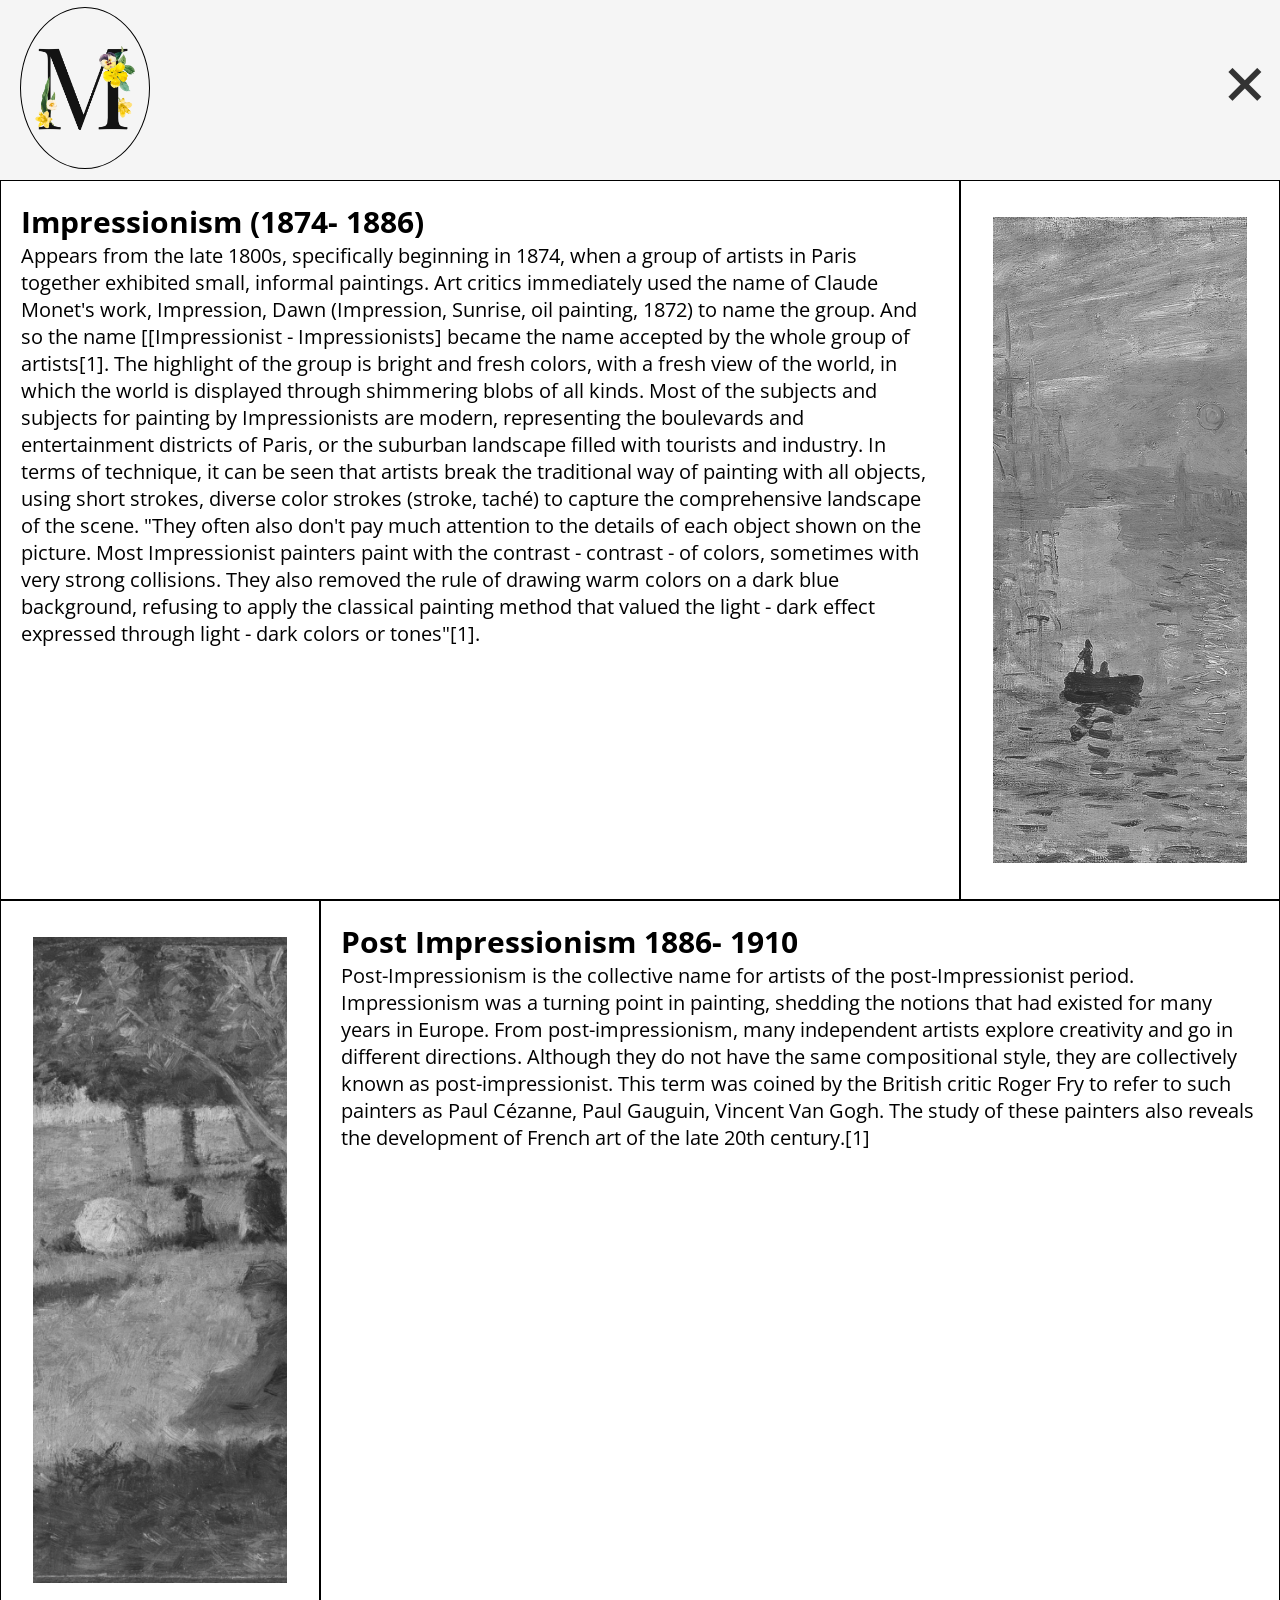
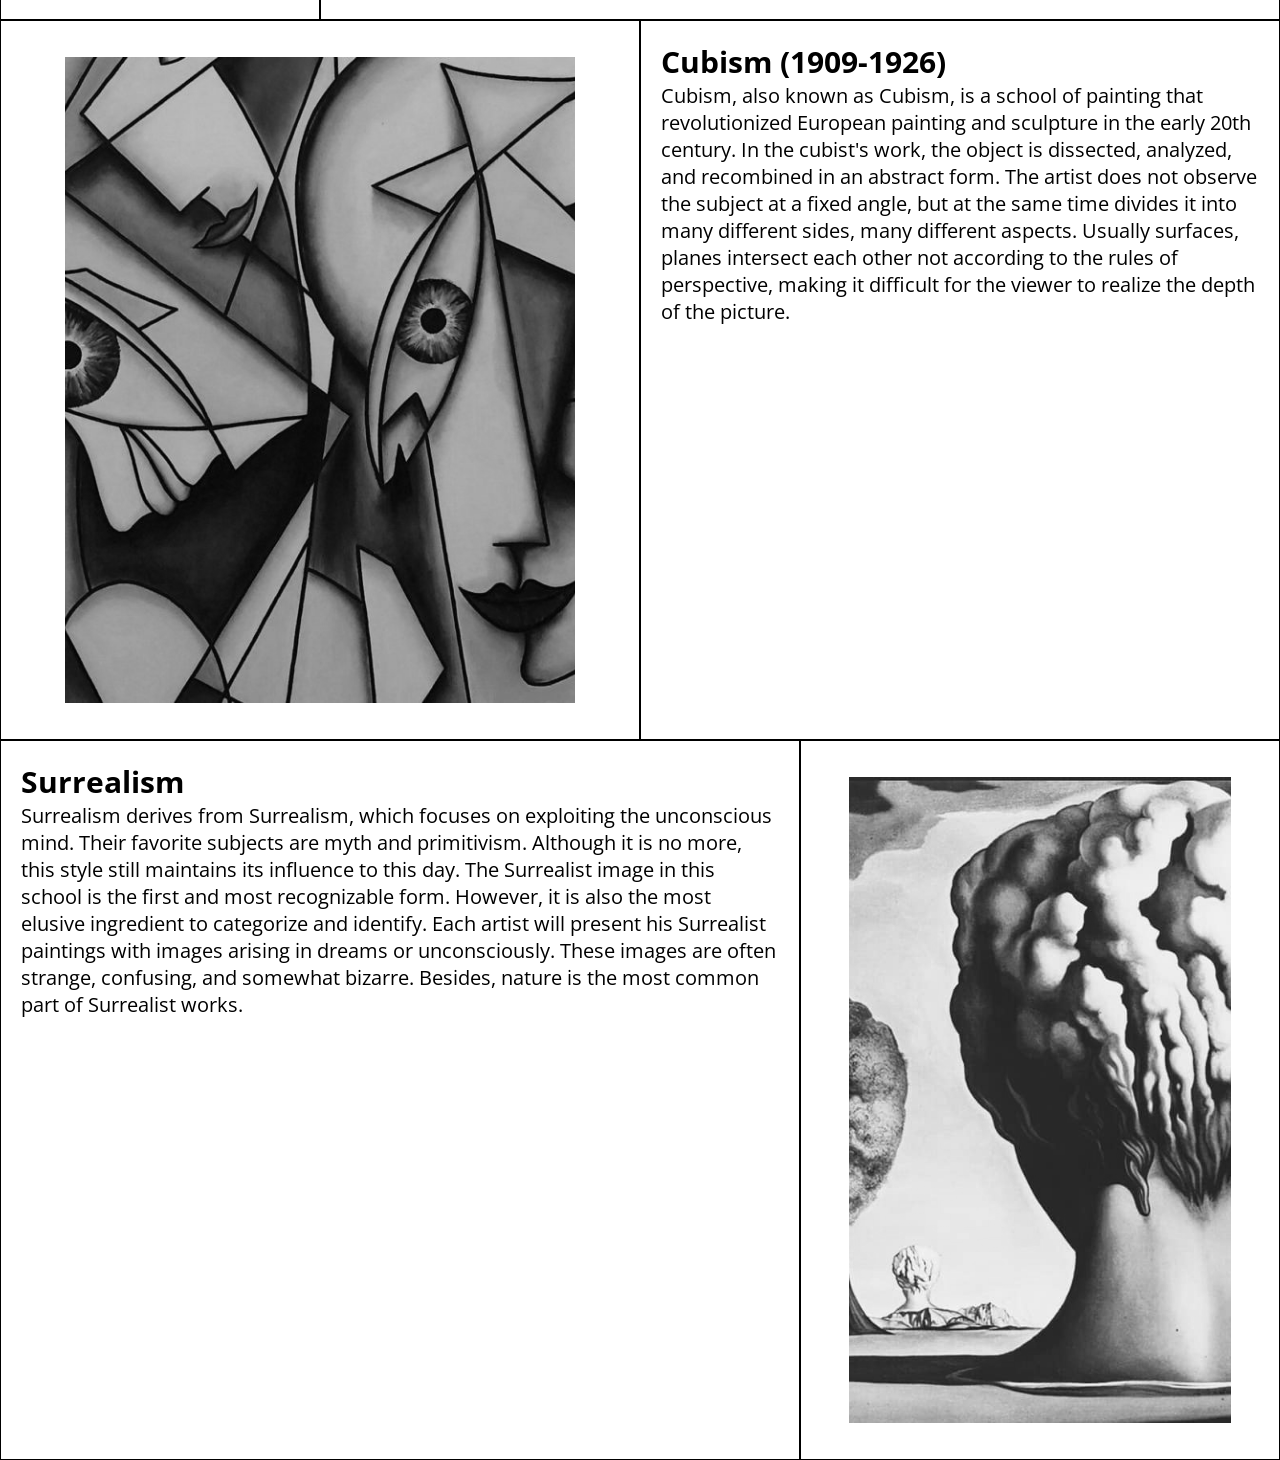
<file: Final-Poject/artism.html>
<!DOCTYPE html>
<html lang="en">
<head>
    <meta charset="UTF-8">
    <meta http-equiv="X-UA-Compatible" content="IE=edge">
    <meta name="viewport" content="width=device-width, initial-scale=1.0">
    <title>Artism</title>
    <link data-n-head="ssr" rel="icon" type="image/png" sizes="auto" href="./image/logo-icon.png">
    <link href='https://unpkg.com/boxicons@2.1.1/css/boxicons.min.css' rel='stylesheet'>

</head>

<style>
    @import url('https://fonts.googleapis.com/css2?family=Be+Vietnam+Pro:wght@600&family=Comforter&family=Dongle:wght@300&family=Love+Light&family=Merriweather+Sans:wght@700&family=Open+Sans:wght@300&family=PT+Serif&family=Pacifico&family=Poppins&family=Redressed&family=Roboto+Serif:ital,wght@1,100&family=Shizuru&family=Smooch+Sans:wght@500&display=swap');
    *{
        margin: 0;
        padding: 0;
       box-sizing: border-box;
    }
    .container {
    max-width: 1440;
}
.header-intro {
    width: 100%;
    height: 20vh;
    background-color: whitesmoke;
    display: flex;
    justify-content: end;
    align-items: center;
    font-size: 70px;
    position: relative;
}
.header-intro a {
    color: #333;
}
.bx-x {
    transition: .2s linear;
}
.bx-x:hover {
color: rgb(251, 47, 47);
    transition: .2s linear;
}
.logo-tab {
    width: 130px;
    height: 18vh;
    position: absolute;
    background-position: center;
    background-size: cover;
    top: 7px;
    left: 20px;
    background-color:whitesmoke;
    display: flex;
    justify-content: center;
    align-items: center;
    border-radius: 50%;
border: 1px solid black;
}
.logo-tab img {
    width: 100px;
}
.main-detail-Im ,.main-detail-Im1910 ,  .main-detail-cubsim , .main-detail-sur {
    height: 80vh;
    display: grid;
grid-template-columns: 1.5fr 0.5fr;
justify-content: center;
align-items: center;
}
.main-detail-cubsim {
    grid-template-columns: 1fr 1fr;
}
.main-detail-sur {
    grid-template-columns: 1.25fr 0.75fr;
}
.main-content-im ,.main-content-im1910 ,.main-content-cubsim , .main-content-sur{
     width: 100%;
     height: 100%;
     border: 1px solid black;
padding: 20px;
    }
    .main-content-im h1 ,.main-content-im1910 h1 ,.main-content-cubsim h1 , .main-content-sur h1{
        font-size: 30px;
        font-family: 'Open Sans', sans-serif;
    }
    .main-content-im p ,.main-content-im1910 p , .main-content-cubsim p ,  .main-content-sur p{
        font-family: 'Open Sans', sans-serif;
        font-size: 20px;
    }
.main-photo-im {
    display: flex;
    justify-content: center;
    align-items: center;
    width: 100%;
    height: 100%;
    border: 1px solid black;

}
.main-photo-im img {
width: 80%;
height: 90%;
filter: grayscale(100%);
transition: 0.2s linear;
object-fit: cover;
object-position :center ;
}
.main-photo-im img:hover {
    transition: .2s linear;
    filter: grayscale(0%);
}
.main-detail-Im1910 {
    display: grid;
grid-template-columns: 0.5fr 1.5fr;
justify-content: center;
align-items: center;
}
@media only screen and (max-width: 849px) { 

.logo-tab img {
        width: 70px;
    }
    .logo-tab {
        width: 100px;
        height: 17vh;
        top: 10px;
    }
    .main-detail-Im, .main-detail-Im1910, .main-detail-cubsim, .main-detail-sur {
        height: fit-content;
        display: flex;
        justify-content: center;
        align-items: center;
        flex-direction: column;
    }
    .main-detail-Im , .main-detail-sur{
        flex-direction: column-reverse;
    }
    .main-content-im p, .main-content-im1910 p, .main-content-cubsim p, .main-content-sur p {
        font-size: 15px;
    }

.main-content-im h1, .main-content-im1910 h1, .main-content-cubsim h1, .main-content-sur h1 {
    font-size: 15px;
}
.main-content-im, .main-content-im1910, .main-content-cubsim, .main-content-sur {
border-top: none;
border-bottom: none;
}
.main-photo-im img {
    width: 100%;
height: 100%;

}
}
</style>
<body>
    <div class="container">
        <div class="header-intro">
            <div class="logo-tab">
<img src="./image/logo-icon.png" alt="">
            </div>
            <a href="./main.html"> <i class='bx bx-x'></i></a> 
          </div>

<div class="main-detail">
    <div class="main-detail-Im">
<div class="main-content-im">
  
  
  <h1>Impressionism (1874- 1886)</h1>
    <p>Appears from the late 1800s, specifically beginning in 1874, when a group of artists in Paris together exhibited small, informal paintings. Art critics immediately used the name of Claude Monet's work, Impression, Dawn (Impression, Sunrise, oil painting, 1872) to name the group. And so the name [[Impressionist - Impressionists] became the name accepted by the whole group of artists[1].

        The highlight of the group is bright and fresh colors, with a fresh view of the world, in which the world is displayed through shimmering blobs of all kinds.
        
        Most of the subjects and subjects for painting by Impressionists are modern, representing the boulevards and entertainment districts of Paris, or the suburban landscape filled with tourists and industry.
        
        In terms of technique, it can be seen that artists break the traditional way of painting with all objects, using short strokes, diverse color strokes (stroke, taché) to capture the comprehensive landscape of the scene. "They often also don't pay much attention to the details of each object shown on the picture. Most Impressionist painters paint with the contrast - contrast - of colors, sometimes with very strong collisions. They also removed the rule of drawing warm colors on a dark blue background, refusing to apply the classical painting method that valued the light - dark effect expressed through light - dark colors or tones"[1].</p>
</div>
<div class="main-photo-im">
    <img src="./image/im-photo.jpg" alt="">
</div>
    </div>


    <div class="main-detail-Im1910">
        <div class="main-photo-im">
            <img src="./image/hau-im.jpg" alt="">
        </div>
        <div class="main-content-im1910">
          
          
          <h1>Post Impressionism 1886- 1910</h1>
          <p>Post-Impressionism is the collective name for artists of the post-Impressionist period. Impressionism was a turning point in painting, shedding the notions that had existed for many years in Europe. From post-impressionism, many independent artists explore creativity and go in different directions. Although they do not have the same compositional style, they are collectively known as post-impressionist. This term was coined by the British critic Roger Fry to refer to such painters as Paul Cézanne, Paul Gauguin, Vincent Van Gogh. The study of these painters also reveals the development of French art of the late 20th century.[1]</p>
        </div>
      
            </div> 

            <div class="main-detail-cubsim">
                <div class="main-photo-im">
                    <img src="./image/cubism.jpg" alt="">
                </div>
                <div class="main-content-cubsim">
                  
                  
                  <h1>Cubism (1909-1926)</h1>
                  <p>Cubism, also known as Cubism, is a school of painting that revolutionized European painting and sculpture in the early 20th century.

                    In the cubist's work, the object is dissected, analyzed, and recombined in an abstract form. The artist does not observe the subject at a fixed angle, but at the same time divides it into many different sides, many different aspects. Usually surfaces, planes intersect each other not according to the rules of perspective, making it difficult for the viewer to realize the depth of the picture.</p>
                </div>
              
                    </div> 



                    <div class="main-detail-sur">
                      
                        <div class="main-content-sur">
                          
                          
                          <h1>Surrealism</h1>
                         <p>Surrealism derives from Surrealism, which focuses on exploiting the unconscious mind. Their favorite subjects are myth and primitivism. Although it is no more, this style still maintains its influence to this day.

                            The Surrealist image in this school is the first and most recognizable form. However, it is also the most elusive ingredient to categorize and identify. Each artist will present his Surrealist paintings with images arising in dreams or unconsciously. These images are often strange, confusing, and somewhat bizarre.
                            
                            Besides, nature is the most common part of Surrealist works.</p>
                      
                            </div> 



                            <div class="main-photo-im">
                                <img src="./image/sieuthuc.jpg" alt="">
                            </div>







</div>



    </div>


</body>
</html>
</file>
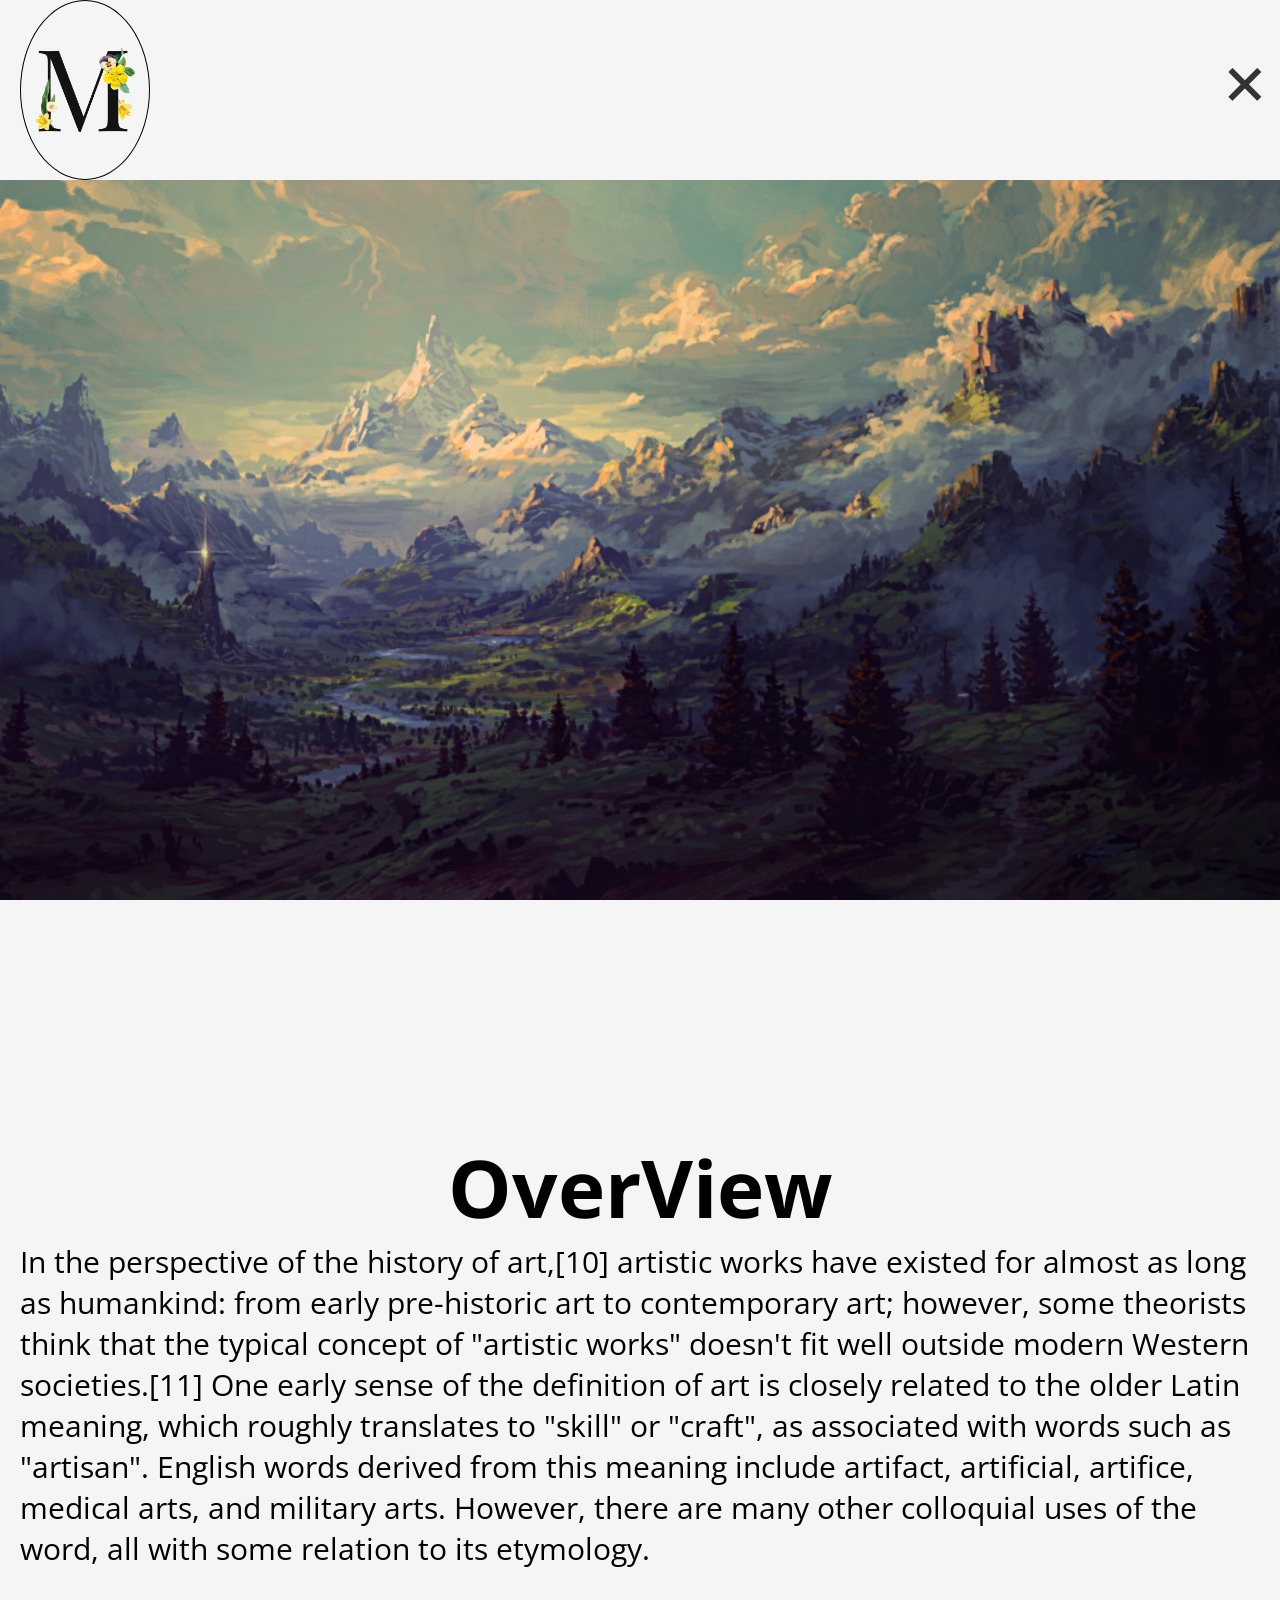
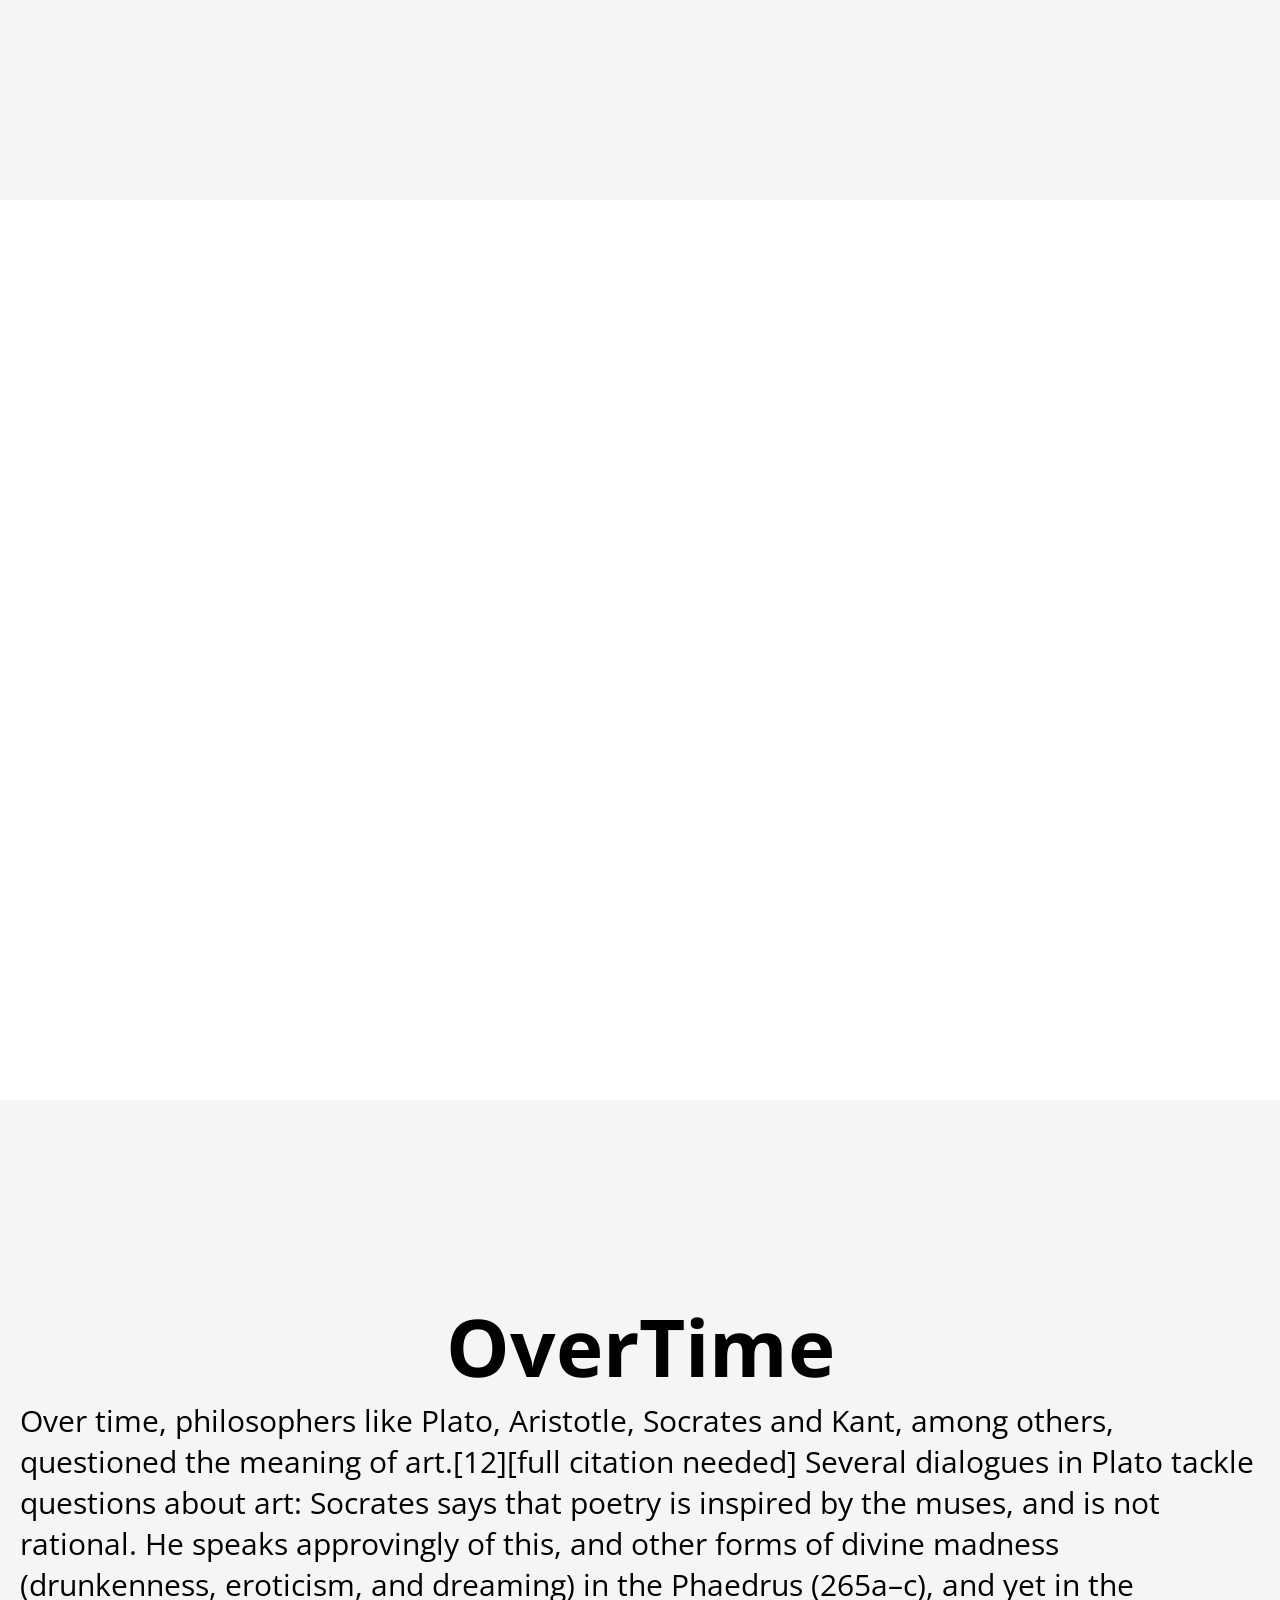
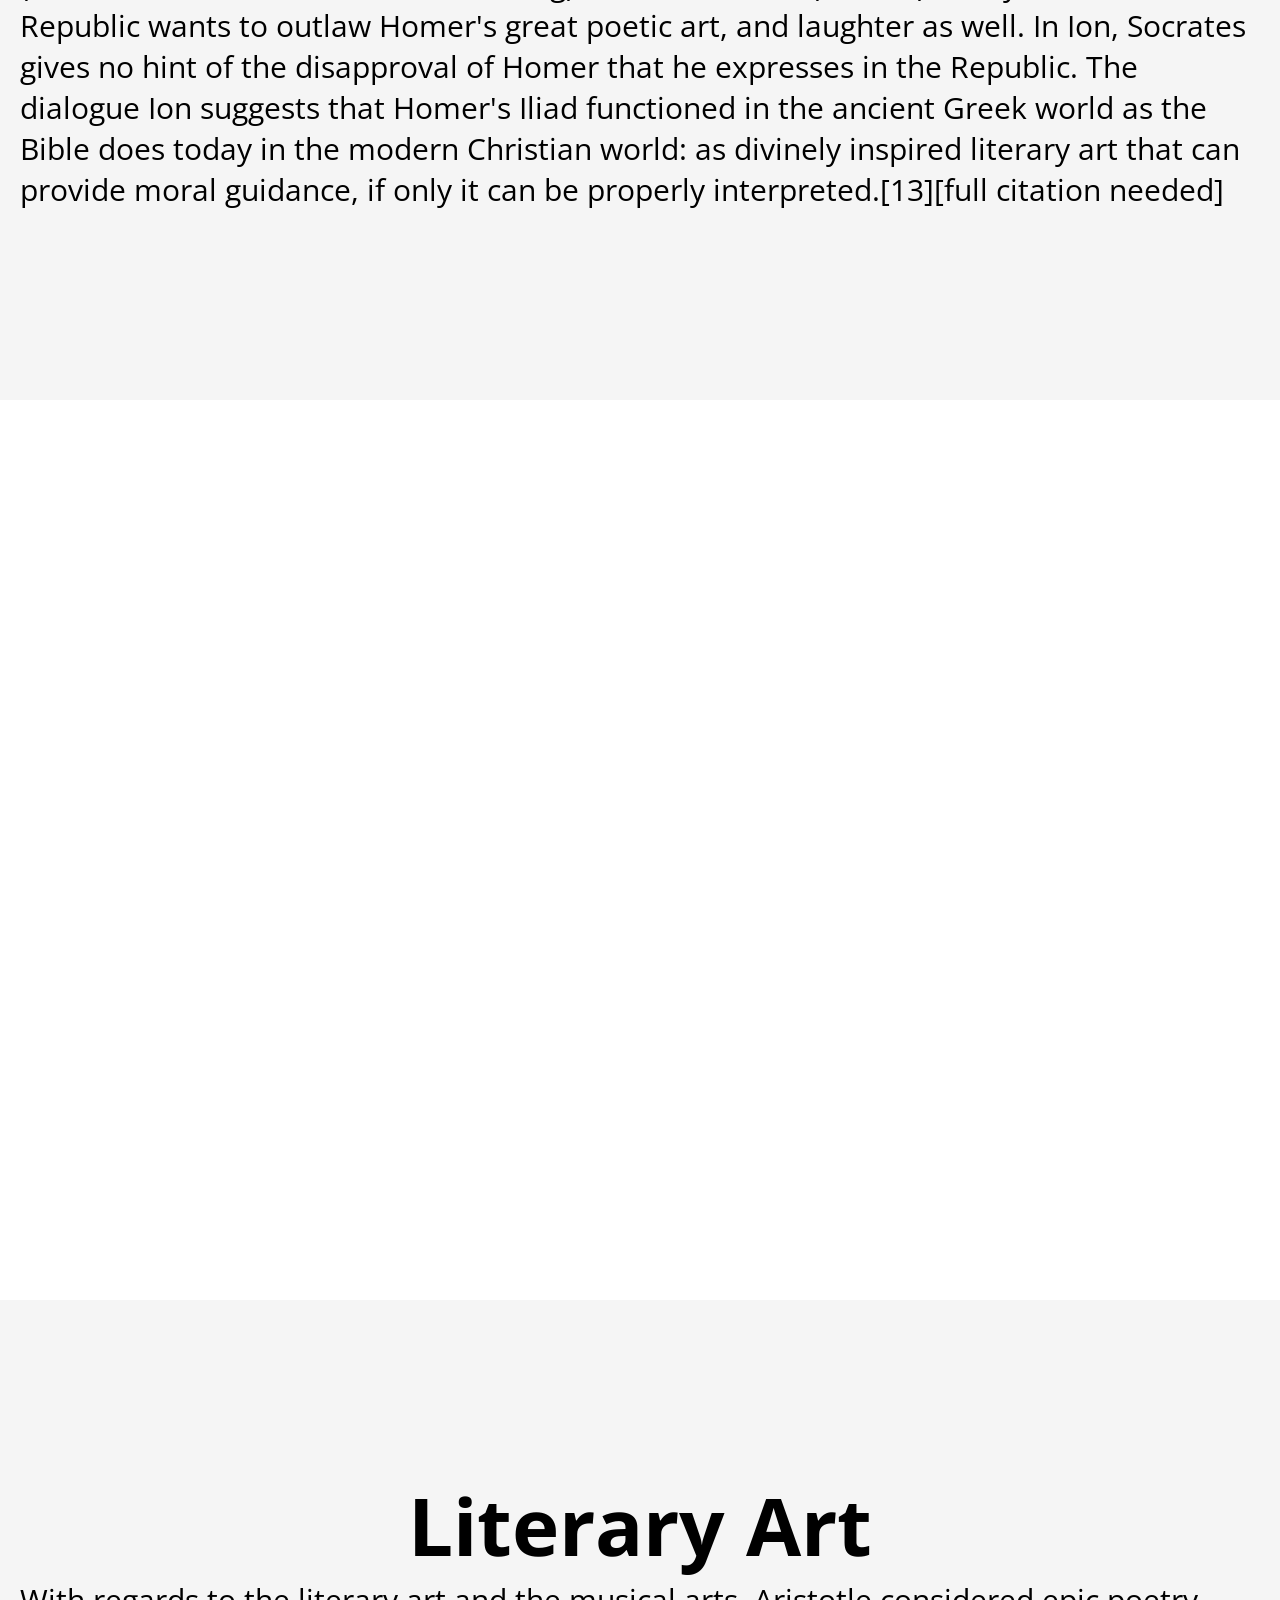
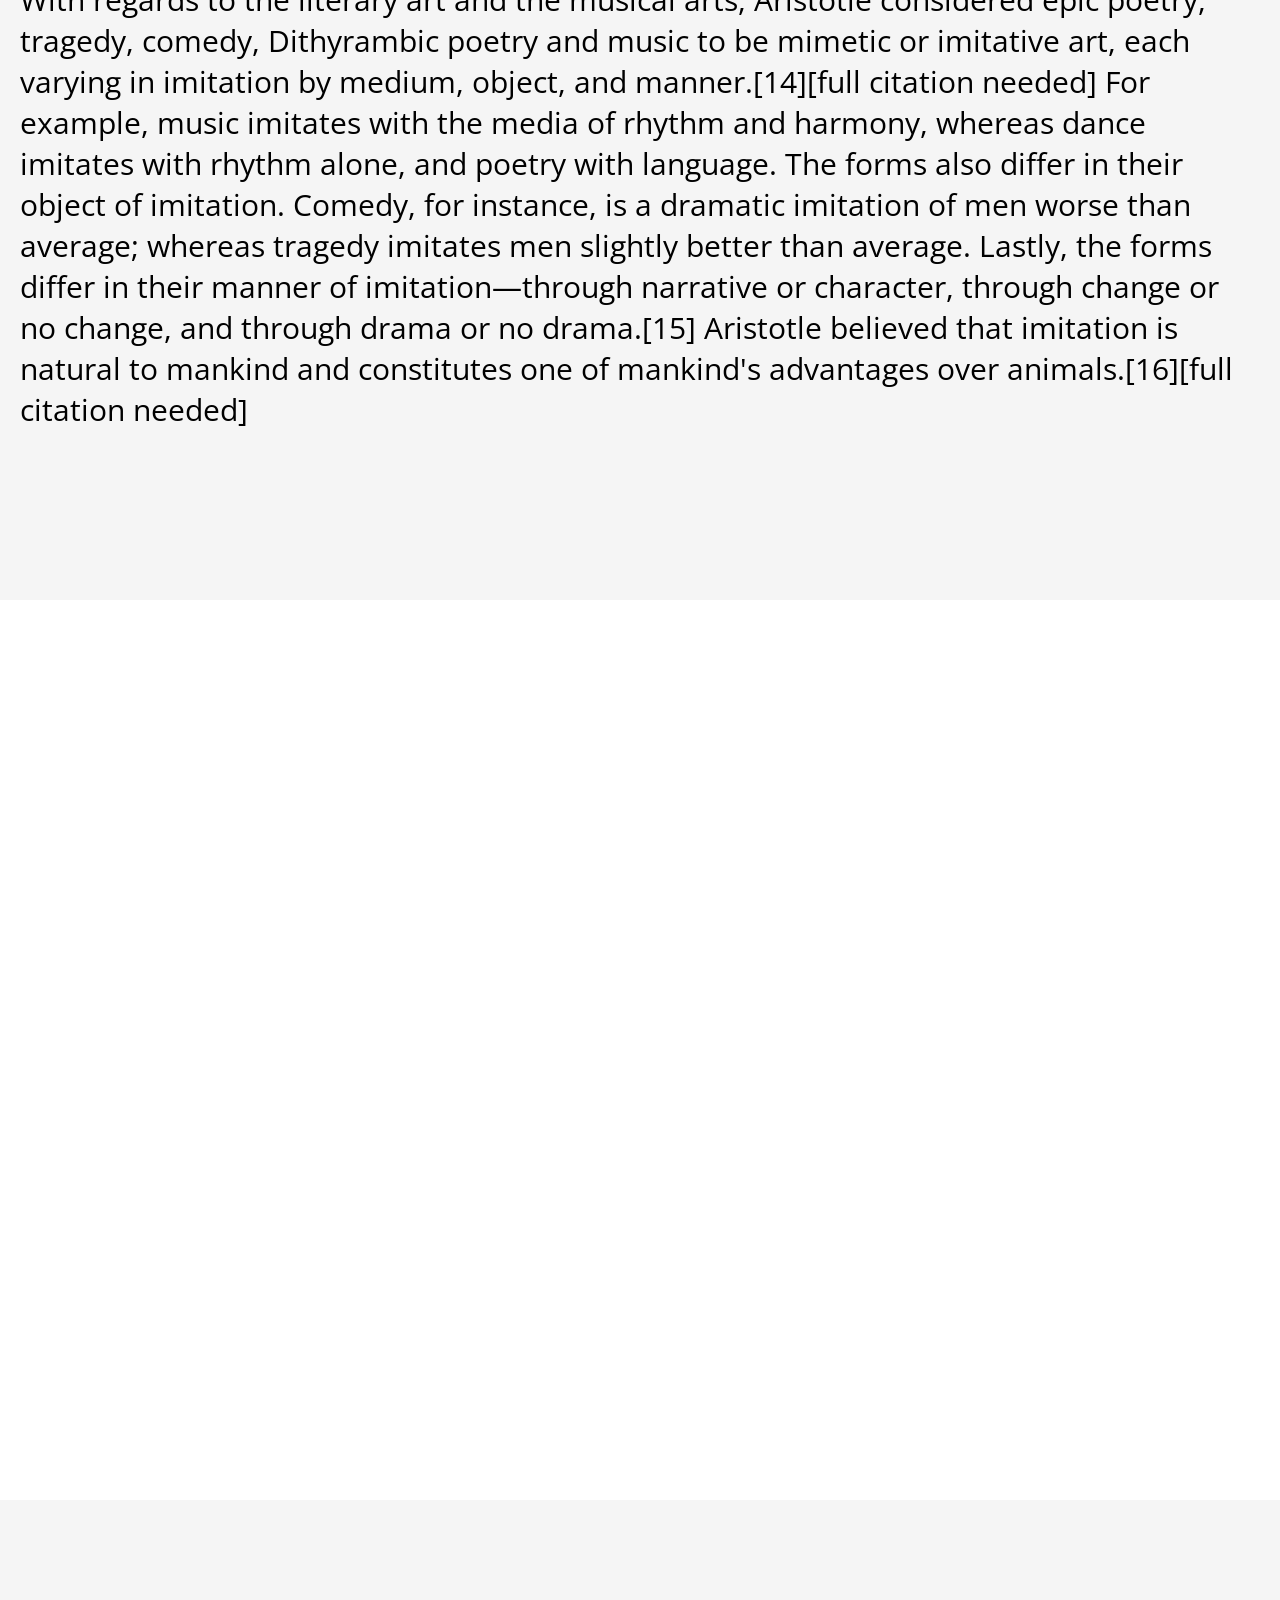
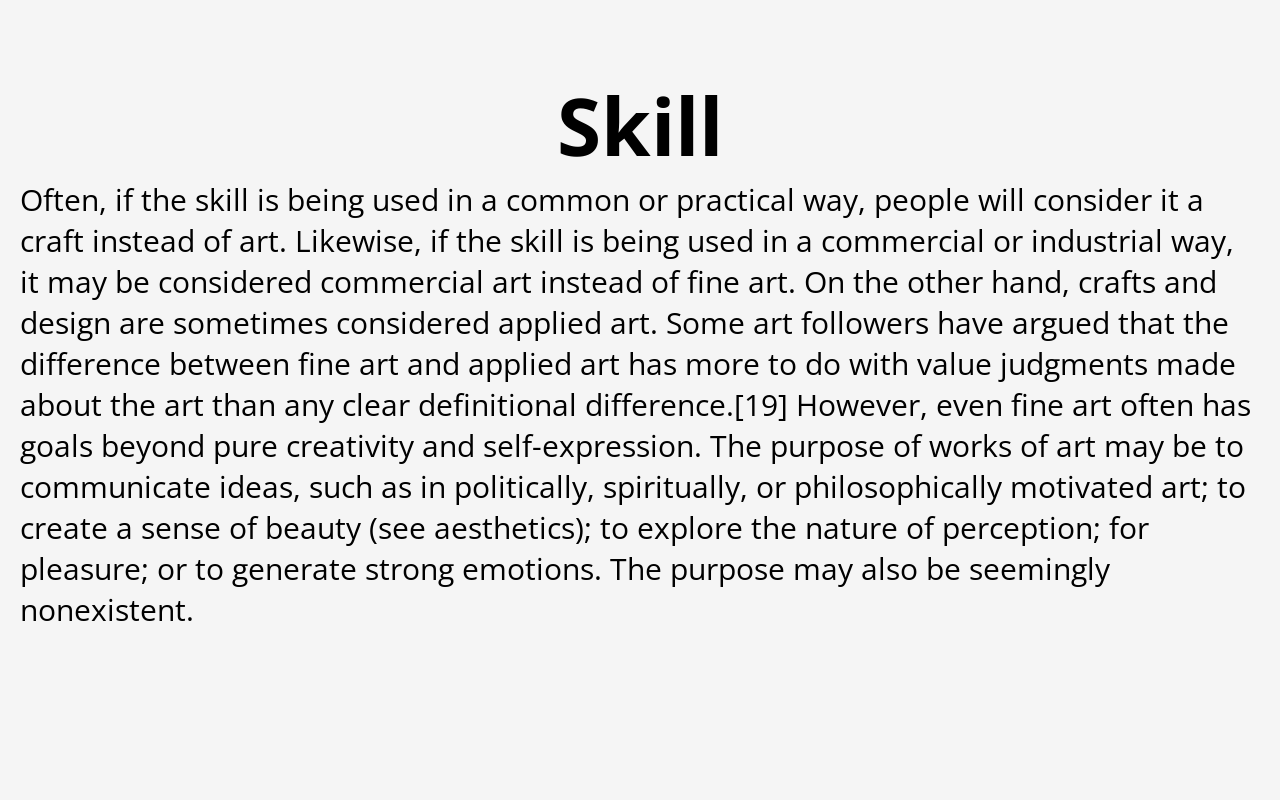
<file: Final-Poject/general.html>
<!DOCTYPE html>
<html lang="en">
<head>
    <meta charset="UTF-8">
    <meta http-equiv="X-UA-Compatible" content="IE=edge">
    <meta name="viewport" content="width=device-width, initial-scale=1.0">
    <title>General</title>
    <link
    href="https://unpkg.com/boxicons@2.1.1/css/boxicons.min.css"
    rel="stylesheet"
  />
    <link data-n-head="ssr" rel="icon" type="image/png" sizes="auto" href="./image/logo-icon.png">
<link rel="stylesheet" href="./general.css">
</head>
<body>
    <div class="container">
<div class="header-intro">
  <div class="logo-tab">
    <img src="./image/logo-icon.png" alt="">
                </div>
  <a href="./main.html"> <i class='bx bx-x'></i></a> 
</div>

<main class="detail">
<div class="photo photo-detail-1"></div>
<div class="detail-photo-1">
  <h1>OverView</h1>
  <p>In the perspective of the history of art,[10] artistic works have existed for almost as long as humankind: from early pre-historic art to contemporary art; however, some theorists think that the typical concept of "artistic works" doesn't fit well outside modern Western societies.[11] One early sense of the definition of art is closely related to the older Latin meaning, which roughly translates to "skill" or "craft", as associated with words such as "artisan". English words derived from this meaning include artifact, artificial, artifice, medical arts, and military arts. However, there are many other colloquial uses of the word, all with some relation to its etymology.</p>
</div>
<div class="photo photo-detail-2"></div>
<div class="detail-photo-2">
  <h1>OverTime</h1>
  <p>Over time, philosophers like Plato, Aristotle, Socrates and Kant, among others, questioned the meaning of art.[12][full citation needed] Several dialogues in Plato tackle questions about art: Socrates says that poetry is inspired by the muses, and is not rational. He speaks approvingly of this, and other forms of divine madness (drunkenness, eroticism, and dreaming) in the Phaedrus (265a–c), and yet in the Republic wants to outlaw Homer's great poetic art, and laughter as well. In Ion, Socrates gives no hint of the disapproval of Homer that he expresses in the Republic. The dialogue Ion suggests that Homer's Iliad functioned in the ancient Greek world as the Bible does today in the modern Christian world: as divinely inspired literary art that can provide moral guidance, if only it can be properly interpreted.[13][full citation needed]</p>
</div>
<div class="photo  photo-detail-3"></div>
<div class="detail-photo-3">
  <h1>Literary Art</h1>
  <p>With regards to the literary art and the musical arts, Aristotle considered epic poetry, tragedy, comedy, Dithyrambic poetry and music to be mimetic or imitative art, each varying in imitation by medium, object, and manner.[14][full citation needed] For example, music imitates with the media of rhythm and harmony, whereas dance imitates with rhythm alone, and poetry with language. The forms also differ in their object of imitation. Comedy, for instance, is a dramatic imitation of men worse than average; whereas tragedy imitates men slightly better than average. Lastly, the forms differ in their manner of imitation—through narrative or character, through change or no change, and through drama or no drama.[15] Aristotle believed that imitation is natural to mankind and constitutes one of mankind's advantages over animals.[16][full citation needed]</p>
</div>
<div class="photo photo-detail-4"></div>
<div class="detail-photo-4">
  <h1>Skill</h1>
  <p>Often, if the skill is being used in a common or practical way, people will consider it a craft instead of art. Likewise, if the skill is being used in a commercial or industrial way, it may be considered commercial art instead of fine art. On the other hand, crafts and design are sometimes considered applied art. Some art followers have argued that the difference between fine art and applied art has more to do with value judgments made about the art than any clear definitional difference.[19] However, even fine art often has goals beyond pure creativity and self-expression. The purpose of works of art may be to communicate ideas, such as in politically, spiritually, or philosophically motivated art; to create a sense of beauty (see aesthetics); to explore the nature of perception; for pleasure; or to generate strong emotions. The purpose may also be seemingly nonexistent.</p>
</div>

</main>


    </div>




</body>
</html>
</file>
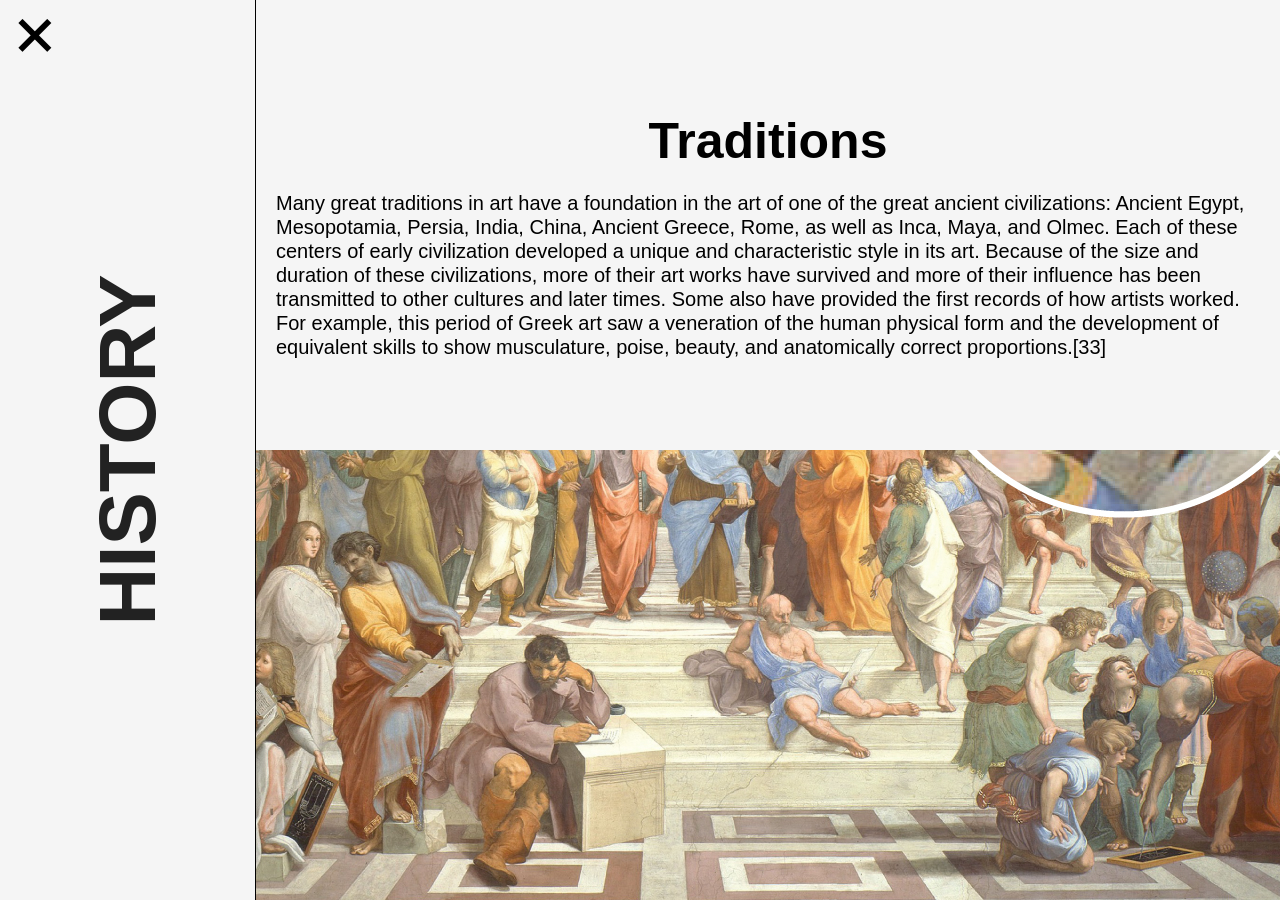
<file: Final-Poject/history.html>
<!DOCTYPE html>
<html lang="en">
<head>
    <meta charset="UTF-8">
    <meta http-equiv="X-UA-Compatible" content="IE=edge">
    <meta name="viewport" content="width=device-width, initial-scale=1.0">
    <title>History</title>
    <link
    href="https://unpkg.com/boxicons@2.1.1/css/boxicons.min.css"
    rel="stylesheet"
  />
  <link data-n-head="ssr" rel="icon" type="image/png" sizes="auto" href="./image/logo-icon.png">
    <link rel="stylesheet" href="./history.css">
</head>
<body>
      <div class="container">
          <div class="themnail-logo">
            <a href="./main.html"> <i class='bx bx-x'></i></a> 
              <h1>HISTORY</h1>
          </div>
          <div class="main-detail">
         
<div class="row row-1">
    <h1>Traditions</h1>
    <p>Many great traditions in art have a foundation in the art of one of the great ancient civilizations: Ancient Egypt, Mesopotamia, Persia, India, China, Ancient Greece, Rome, as well as Inca, Maya, and Olmec. Each of these centers of early civilization developed a unique and characteristic style in its art. Because of the size and duration of these civilizations, more of their art works have survived and more of their influence has been transmitted to other cultures and later times. Some also have provided the first records of how artists worked. For example, this period of Greek art saw a veneration of the human physical form and the development of equivalent skills to show musculature, poise, beauty, and anatomically correct proportions.[33]</p>
</div>
<div class="row-rong"></div>
<div class="row row-2">
    <h1>Byzantine and Medieval </h1>
    <p>In Byzantine and Medieval art of the Western Middle Ages, much art focused on the expression of subjects about Biblical and religious culture, and used styles that showed the higher glory of a heavenly world, such as the use of gold in the background of paintings, or glass in mosaics or windows, which also presented figures in idealized, patterned (flat) forms. Nevertheless, a classical realist tradition persisted in small Byzantine works, and realism steadily grew in the art of Catholic Europe.[34]</p>
</div>
<div class="row-rong"></div>
<div class="row row-3">
    <h1>The western Age of Enlightenment</h1>
    <p>The western Age of Enlightenment in the 18th century saw artistic depictions of physical and rational certainties of the clockwork universe, as well as politically revolutionary visions of a post-monarchist world, such as Blake's portrayal of Newton as a divine geometer,[41] or David's propagandistic paintings. This led to Romantic rejections of this in favor of pictures of the emotional side and individuality of humans, exemplified in the novels of Goethe.</p>
</div>
<div class="row-rong"></div>
<div class="row row-4">
    <h1>Work of Art</h1>
    <p>In The Origin of the Work of Art, Martin Heidegger, a German philosopher and a seminal thinker, describes the essence of art in terms of the concepts of being and truth. He argues that art is not only a way of expressing the element of truth in a culture, but the means of creating it and providing a springboard from which "that which is" can be revealed. Works of art are not merely representations of the way things are, but actually produce a community's shared understanding. Each time a new artwork is added to any culture, the meaning of what it is to exist is inherently changed.</p>
</div>
<div class="row-rong"></div>
          </div>
      </div>
</body>
</html>
</file>
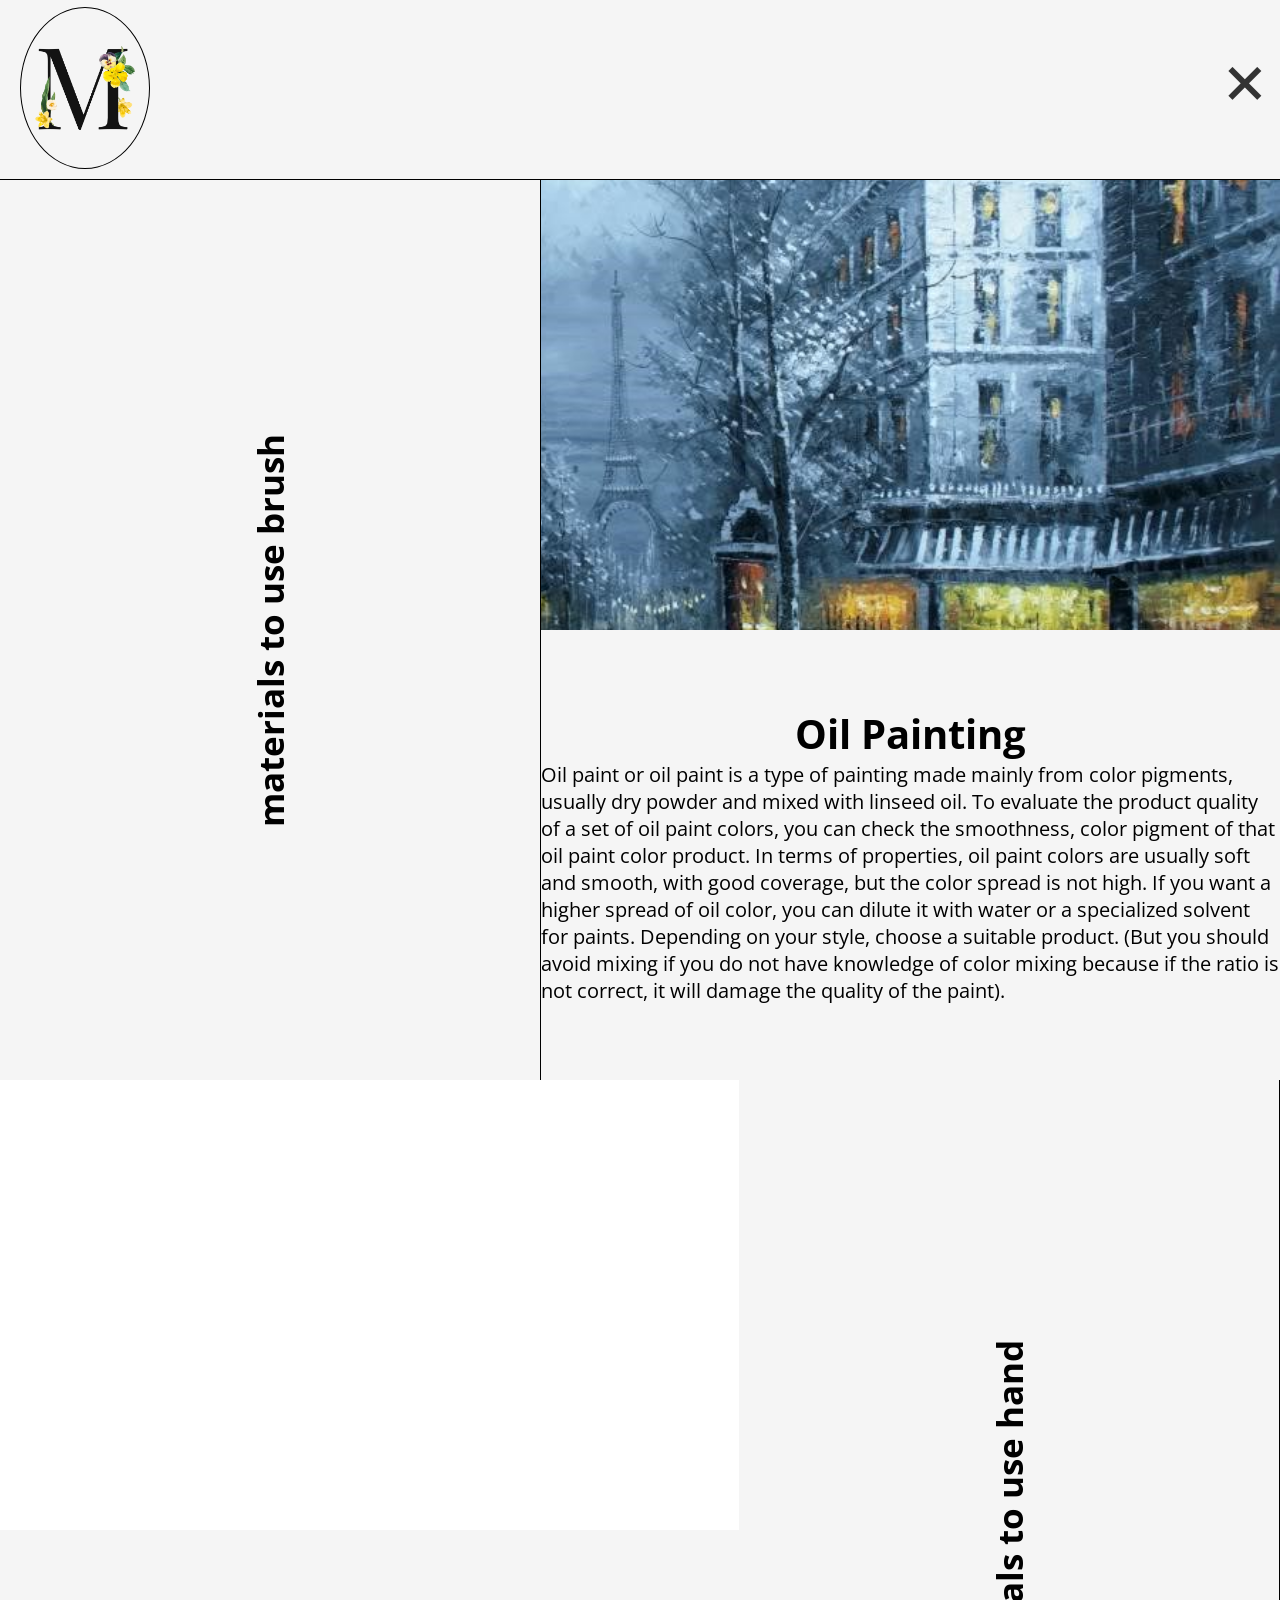
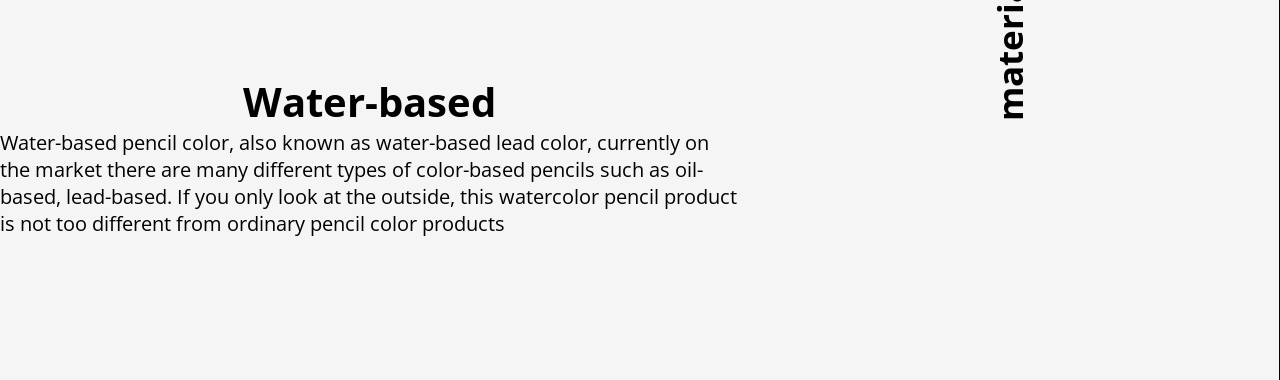
<file: Final-Poject/material.html>
<!DOCTYPE html>
<html lang="en">
<head>
    <meta charset="UTF-8">
    <meta http-equiv="X-UA-Compatible" content="IE=edge">
    <meta name="viewport" content="width=device-width, initial-scale=1.0">
    <title>Material Color</title>
    <link data-n-head="ssr" rel="icon" type="image/png" sizes="auto" href="./image/logo-icon.png">
    <link href='https://unpkg.com/boxicons@2.1.1/css/boxicons.min.css' rel='stylesheet'>

</head>
<body>
    
    <style>
        @import url('https://fonts.googleapis.com/css2?family=Be+Vietnam+Pro:wght@600&family=Comforter&family=Dongle:wght@300&family=Love+Light&family=Merriweather+Sans:wght@700&family=Open+Sans:wght@300&family=PT+Serif&family=Pacifico&family=Poppins&family=Redressed&family=Roboto+Serif:ital,wght@1,100&family=Shizuru&family=Smooch+Sans:wght@500&display=swap');
* {
    padding: 0;
    margin: 0;
    box-sizing: border-box;
}
.container {
    max-width: 1440px;
    height: 100%;
}
.header-intro {
    width: 100%;
    height: 20vh;
    background-color: whitesmoke;
    display: flex;
    justify-content: end;
    align-items: center;
    font-size: 70px;
    position: relative;
    border-bottom: 1px solid black;
}
.header-intro a {
    color: #333;
}
.bx-x {
    transition: .2s linear;
}
.bx-x:hover {
color: rgb(251, 47, 47);
    transition: .2s linear;
}
.logo-tab {
    width: 130px;
    height: 18vh;
    position: absolute;
    background-position: center;
    background-size: cover;
    top: 7px;
    left: 20px;
    background-color:whitesmoke;
    display: flex;
    justify-content: center;
    align-items: center;
    border-radius: 50%;
border: 1px solid black;
}
.logo-tab img {
    width: 100px;
}
.main-detail-dc  , .main-detail-dungtay{
    display: grid;
    grid-template-columns: 0.25fr 1.75fr;
    width: 100%;
    height: 100vh;
}
.main-detail-dungtay {
    grid-template-columns: 1.75fr 0.25fr;
}
.themnail-dc , .themnail-dt {
    width: 100%;
    height: 100%;
    display: flex;
    justify-content: center;
    align-items: center;
    background-color: whitesmoke;
    border-right: 1px solid black;
}
.themnail-dc h1 , .themnail-dt h1 {
    font-size: 2.2rem;
    font-family: 'Open Sans', sans-serif;
width:  60vh;
transform: rotate(270deg);
display: flex;
justify-content: center;
align-items: center;
}
.content-dc , .content-dt {
    width: 100%;
    height: 100%;
    overflow-y: scroll;
}
.content-dt::-webkit-scrollbar {
    width: 0;
}
.content-dc::-webkit-scrollbar {
    width: 0;
}
.detail-photo-sd ,.detail-photo-ar ,.detail-photo-maun , .detail-photo-mauchi, .detail-photo-sap, .detail-photo-da {
    width: 100%;
    height: 50vh;
    background-image: url(./image/tranh-son-dau.jpg);
    background-attachment: fixed;
    background-position: bottom center;
    background-size: cover;
}
.detail-photo-mauchi {
    background-image: url(./image/mau-chi-2.jpg);
    background-position:  center;
}
.detail-photo-sap {
    background-image: url(./image/mau-sap.jpg);
    background-position:  center;
}
.detail-photo-da {
    background-image: url(./image/mau-da.jpg);
    background-position:  center;
}
.detail-photo-ar {
    background-image: url(./image/tranh-tuong-su-dung-son-acrylic-3.jpg);
    background-position:  center;
}
 .detail-photo-maun{
    background-image: url(./image/tranh-mau-nuoc.jpg);
    background-position:  center;
}
.detail-sd , .detail-acrylic , .detail-maun , .detail-mauc , .detail-sap , .detail-da {
    width: 100%;
    height: 50vh;
    display: flex;
    justify-content: center;
    align-items: center;
    flex-direction:column;
    background-color: whitesmoke;
}
.detail-sd h1 , .detail-acrylic h1  , .detail-maun h1, .detail-mauc h1 , .detail-sap  h1 , .detail-da h1 {
    font-size: 40px;
    font-family: 'Open Sans', sans-serif;
}
.detail-sd p, .detail-acrylic p, .detail-maun p  , .detail-mauc p, .detail-sap p, .detail-da p{
    font-size: 20px;
    font-family: 'Open Sans', sans-serif;
} 
@media only screen and (max-width: 849px) { 

.themnail-dc h1, .themnail-dt h1{
    width: 140%;
    font-size: 20px;
}
.logo-tab img {
        width: 70px;
    }
    .logo-tab {
        width: 100px;
        height: 17vh;
        top: 10px;
    }
    .detail-sd p, .detail-acrylic p, .detail-maun p, .detail-mauc p, .detail-sap p, .detail-da p {
        font-size: 15px;
    }
    .detail-sd, .detail-acrylic, .detail-maun, .detail-mauc, .detail-sap, .detail-da {
        height: fit-content;
        padding: 10px;
    }
}



































    </style>
<div class="container">
    <div class="header-intro">
        <div class="logo-tab">
<img src="./image/logo-icon.png" alt="">
        </div>
        <a href="./main.html"> <i class='bx bx-x'></i></a> 
      </div>


<div class="main-detail-dc">
<div class="themnail-dc">
    <h1>materials to use brush</h1>
</div>
<div class="content-dc">
<div class="detail-photo-sd">

</div>
<div class="detail-sd">
    <h1>
        Oil Painting</h1>
    <p>Oil paint or oil paint is a type of painting made mainly from color pigments, usually dry powder and mixed with linseed oil. To evaluate the product quality of a set of oil paint colors, you can check the smoothness, color pigment of that oil paint color product. In terms of properties, oil paint colors are usually soft and smooth, with good coverage, but the color spread is not high. If you want a higher spread of oil color, you can dilute it with water or a specialized solvent for paints. Depending on your style, choose a suitable product. (But you should avoid mixing if you do not have knowledge of color mixing because if the ratio is not correct, it will damage the quality of the paint).</p>
</div>
<div class="detail-photo-ar"></div>
<div class="detail-acrylic">
    <h1>Acrylic</h1>
    <p>
        For people in the painting profession, acrylic colors are so familiar. However, many people are still unaware of this popular color. Acrylic color is a type of paint used to paint on materials such as paper, walls, fabrics... With this type of color, when it is pure, add a little water, it is similar to powder colors or oil paint colors. Diluted with water, acrylic colors resemble watercolors.</p>
    
</div>
<div class="detail-photo-maun"></div>
<div class="detail-maun">
    <h1>watercolor</h1>
    <p>Watercolor is a material used in painting, and watercolor painting is a popular painting technique. Watercolors form when pigments (usually in the form of powders) are dissolved in water to produce a colored solution. The most popular and traditional performance material associated with watercolor is paper, in addition to papyrus, plastic, parchment, leather, canvas, and wood. The basic properties of watercolors are transparency and lightness, as well as the purity and intensity of the pigments. These properties are due to the fact that thin layers of color are always placed on the paper and thus the layers become transparent to light rays passing through. In some East Asian countries, watercolor paintings are painted with inks called ink paintings. In the traditional painting of China, Vietnam, Japan and Korea, watercolor paintings are mainly ink paintings using only one color of black or brown. India, Ethiopia and many other countries also have the ancient art of watercolor painting.</p>
</div>


</div>
</div>












<div class="main-detail-dungtay">
 
    <div class="content-dt">
    <div class="detail-photo-mauchi">
    
    </div>
    <div class="detail-mauc">
        <h1>
            
Water-based</h1>
            <p>Water-based pencil color, also known as water-based lead color, currently on the market there are many different types of color-based pencils such as oil-based, lead-based. If you only look at the outside, this watercolor pencil product is not too different from ordinary pencil color products</p>
    </div>

    <div class="detail-photo-sap"></div>
    <div class="detail-sap">
        <h1>
            Crayons</h1>
       <p>Crayons, a drawing tool made from clay, chalk, plumbago, dry colors, and wax. There are two types of crayons, crayons and pastels.

        Crayons, in circulation since the late 19th century, offer all the possibilities of black graphite points; and, in combination, ...
        
        Crayons, or crayons, are the ones most kids use to draw pictures, but artists use it too. It includes waxes such as paraffin, beeswax, carnauba wax and dry pigments. Some wax-like synthetics are also used in modern crayons. The wax is melted and added dry color with continuous mixing until completely dispersed. Usually, crayons are completely consumed in the marking process through the abrasive process.</p>
        
    </div>
    <div class="detail-photo-da"></div>
    <div class="detail-da">
        <h1>Felt Color</h1>
<p>The color of the felt color, also known as the marker color, is currently divided into two main types: oil-based color and water-based color. For professional users, people will use oil-based products because it is both more aesthetically pleasing, the color is more even, and the price of oil-based products is also more expensive.</p>   
 </div>



</div>


 <div class="themnail-dt">
    <h1>materials to use hand</h1>
</div>






























</div>





</body>
</html>
</file>
<file: Final-Poject/general.css>
@import url('https://fonts.googleapis.com/css2?family=Be+Vietnam+Pro:wght@600&family=Comforter&family=Dongle:wght@300&family=Love+Light&family=Merriweather+Sans:wght@700&family=Open+Sans:wght@300&family=PT+Serif&family=Pacifico&family=Poppins&family=Redressed&family=Roboto+Serif:ital,wght@1,100&family=Shizuru&family=Smooch+Sans:wght@500&display=swap');
*{
    margin: 0;
    padding: 0;
    box-sizing: border-box;
}
.container {
    width: 100%;
}
.header-intro {
    width: 100%;
    height: 20vh;
    background-color: whitesmoke;
    display: flex;
    justify-content: end;
    align-items: center;
    font-size: 70px;
    position: relative;
}
.header-intro a {
    color: #333;
}
.bx-x {
    transition: .2s linear;
}
.bx-x:hover {
color: rgb(251, 47, 47);
    transition: .2s linear;
}
.main-detail {
    width: 100%;
    display: flex;
 justify-content: center;
 align-items: center;
 flex-direction: column;
}
.logo-tab {
    width: 130px;
    height: 20vh;
    position: absolute;
    background-position: center;
    background-size: cover;
    top: 0px;
    left: 20px;
    background-color:whitesmoke;
    display: flex;
    justify-content: center;
    align-items: center;
    border-radius: 50%;
border: 1px solid black;
}
.logo-tab img {
    width: 100px;
}
.photo-detail-1 {
    width: 100%;
  
    background-image: url(./image/art-general.jpg);
    height: 80vh;
    background-attachment:fixed ;
    background-position: center;
    background-size:cover ;
}
.photo-detail-2,.photo-detail-3,.photo-detail-4 , .photo-detail-5{
    height: 100vh;
  background-image: url(./image/art-g-1.jpeg);
  background-attachment:fixed ;
  background-position: center;
  background-size:cover ;
}
.photo-detail-3 {
    background-image: url(./image/a-g-4.jpg);
    background-position: center;
    background-size:cover ;
}
.photo-detail-4 {
    background-image: url(./image/a-g-3.jpg);
    background-position: center;
    background-size:cover ;
}
.detail-photo-1 p,.detail-photo-2 p ,.detail-photo-3 p,.detail-photo-4 p {
    font-size: 30px;
    font-family: 'Open Sans', sans-serif;
}
.detail-photo-1 ,.detail-photo-2 ,.detail-photo-3 ,.detail-photo-4  {
width: 100%;
height: 100vh;
background-color: whitesmoke;
display: flex;
justify-content: center;
align-items: center;
padding: 20px;

flex-direction: column;
}
.detail-photo-1 h1,.detail-photo-2 h1,.detail-photo-3 h1,.detail-photo-4 h1 {
    font-size: 80px;
font-family: 'Open Sans', sans-serif;
}
@media only screen and (max-width: 849px) { 
    .detail-photo-1 p, .detail-photo-2 p, .detail-photo-3 p, .detail-photo-4 p {
        font-size: 15px;
        
    }
    .detail-photo-1 h1, .detail-photo-2 h1, .detail-photo-3 h1, .detail-photo-4 h1 {
        font-size: 30px;
    }
    .logo-tab img {
        width: 70px;
    }
    .logo-tab {
        width: 100px;
        height: 17vh;
        top: 10px;
    }
    .detail-photo-1, .detail-photo-2, .detail-photo-3, .detail-photo-4 {
        height: fit-content;
    }
}
</file>
<file: Final-Poject/history.css>
*{
    margin: 0;
    padding: 0;
    box-sizing: border-box;
}
.container {
    max-width: 1440px;
    height: 100vh;
    background-image: url(./image/history-art.jpg);
    background-position: center;
    background-size: cover;
display: flex;
justify-content: center;
align-items: center;
}
.themnail-logo {
    width: 20%;
    height: 100vh;
    background-color: whitesmoke;
    border-right: 1px solid black;
    display: flex;
    justify-content: center;
    align-items: center;
    flex-direction: column;
    position: relative;
}
.themnail-logo h1 {
    font-size: 5rem;
    transform: rotate(270deg);
    font-family: 'Open Sans', sans-serif;
    color: #222;
}
.themnail-logo a {
    width: 50px;
    height: 50px;
position: absolute;
top: 0;
left: 0;
    font-size: 70px;
    color: black;
}
.bx-x {
    transition: .5s linear;
}
.bx-x:hover {
color: rgb(253, 46, 46);
    transition: .5s linear;
}

.main-detail {
width: 80%;
height: 100vh;
overflow-y: scroll;
}
.main-detail::-webkit-scrollbar {
    width: 0;
}
.row {
    width: 100%;
    height: 50vh;
    background-color: whitesmoke;
    display: flex;
    justify-content: center;
    align-items: center;
    flex-direction: column;
    padding: 20px;
}
.row h1 {
    font-size: 50px;
    font-family: 'Open Sans', sans-serif;
    line-height: 2;
}
.row p {
    font-size: 20px;
    font-family: 'Open Sans', sans-serif;
    line-height: 1.2;
}
.row-rong {
    width: 100%;
    height: 50%;
}
@media only screen and (max-width: 849px) { 
.row {
    height: fit-content;
}
.row h1 {
    font-size: 40px;
}
.row p {
    font-size: 13px;
}
.row-2 h1 , .row-3 h1  {
    width: 100%;
    font-size: 20px;
} 
.themnail-logo h1 {
    font-size: 4rem;
}

}
</file>
